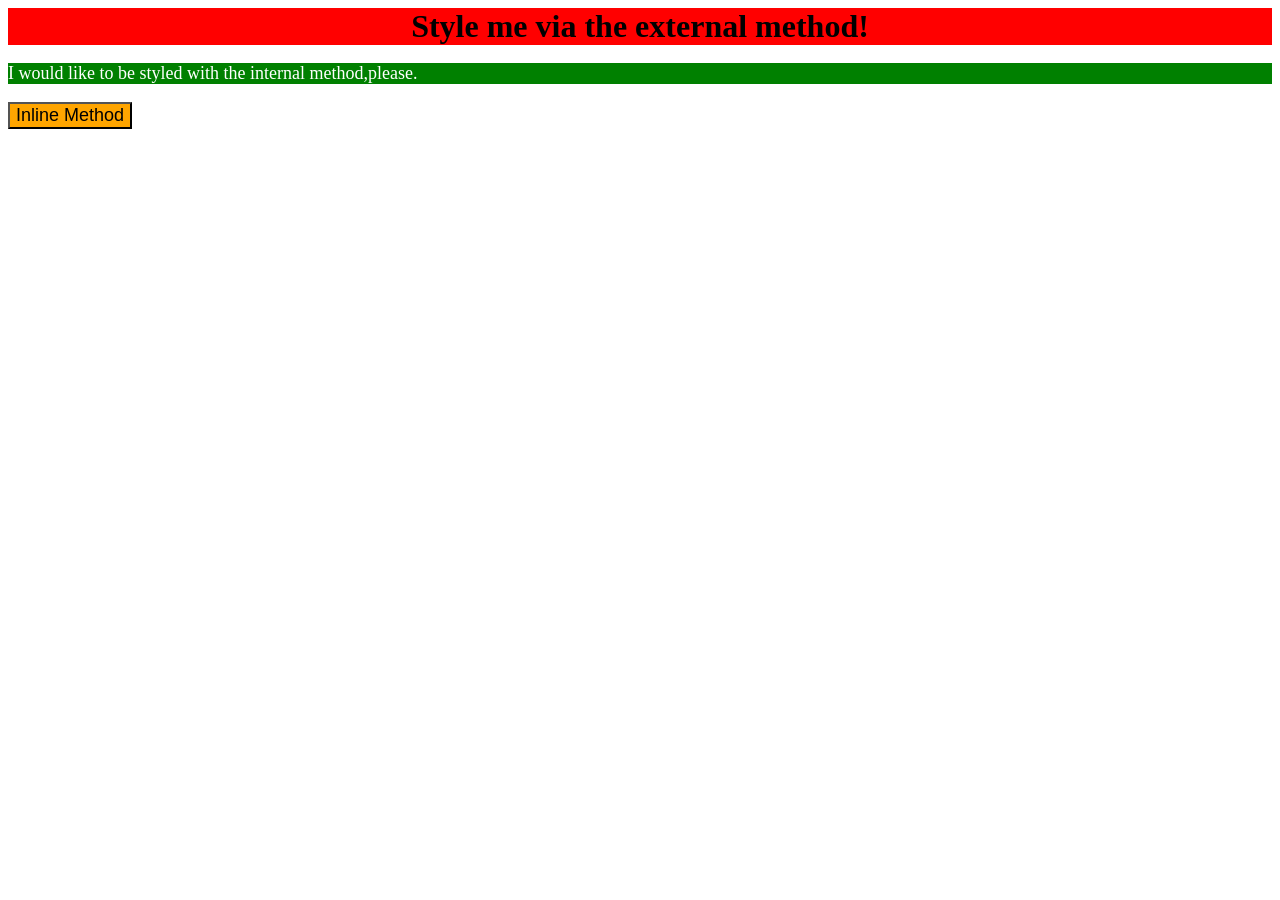
<file: CSS-practice/index.html>
<!DOCTYPE html>
<META charset="UTF-8">
<head> <link rel="stylesheet" href="Style1.css">
<style>.internal-box{color:white;background-color: green;font-size:18px;}</style></head>
<body>
<div class="external-box">Style me via the external method!</div>
 <p class="internal-box">I would like to be styled with the internal method,please.</p>
  <button style="background-color:orange; font-size:18px;">Inline Method</button>


</body>
</html>
</file>
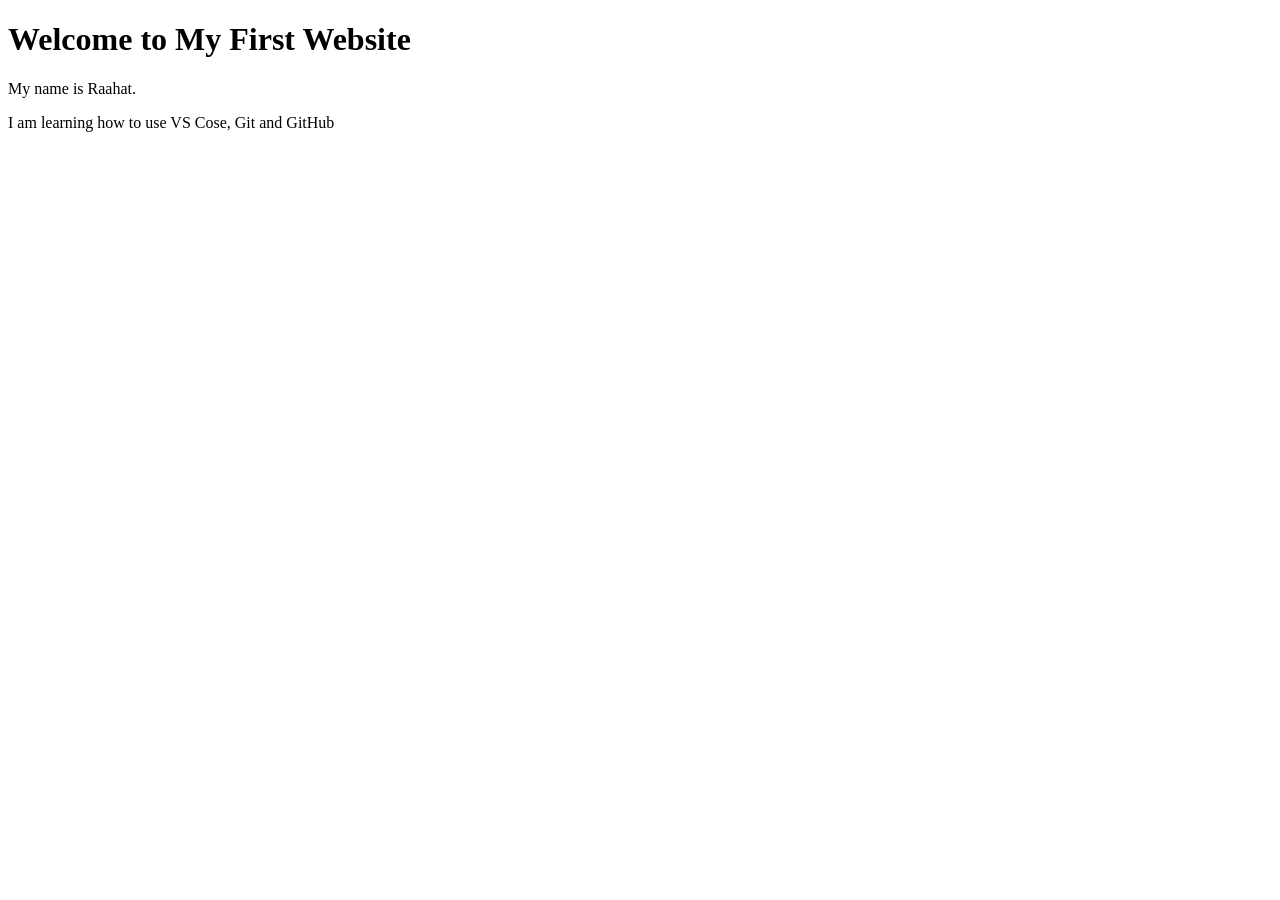
<file: Intro/index.html>
<!DOCTYPE html>
<html>
<head>
  <meta charset="utf-8">
  <title>My First Page</title>
</head>
<body>
  <h1>Welcome to My First Website</h1>
  <p>My name is Raahat.</p>
  <p> I am learning how to use VS Cose, Git and GitHub</p>
</body>
</html>
</file>
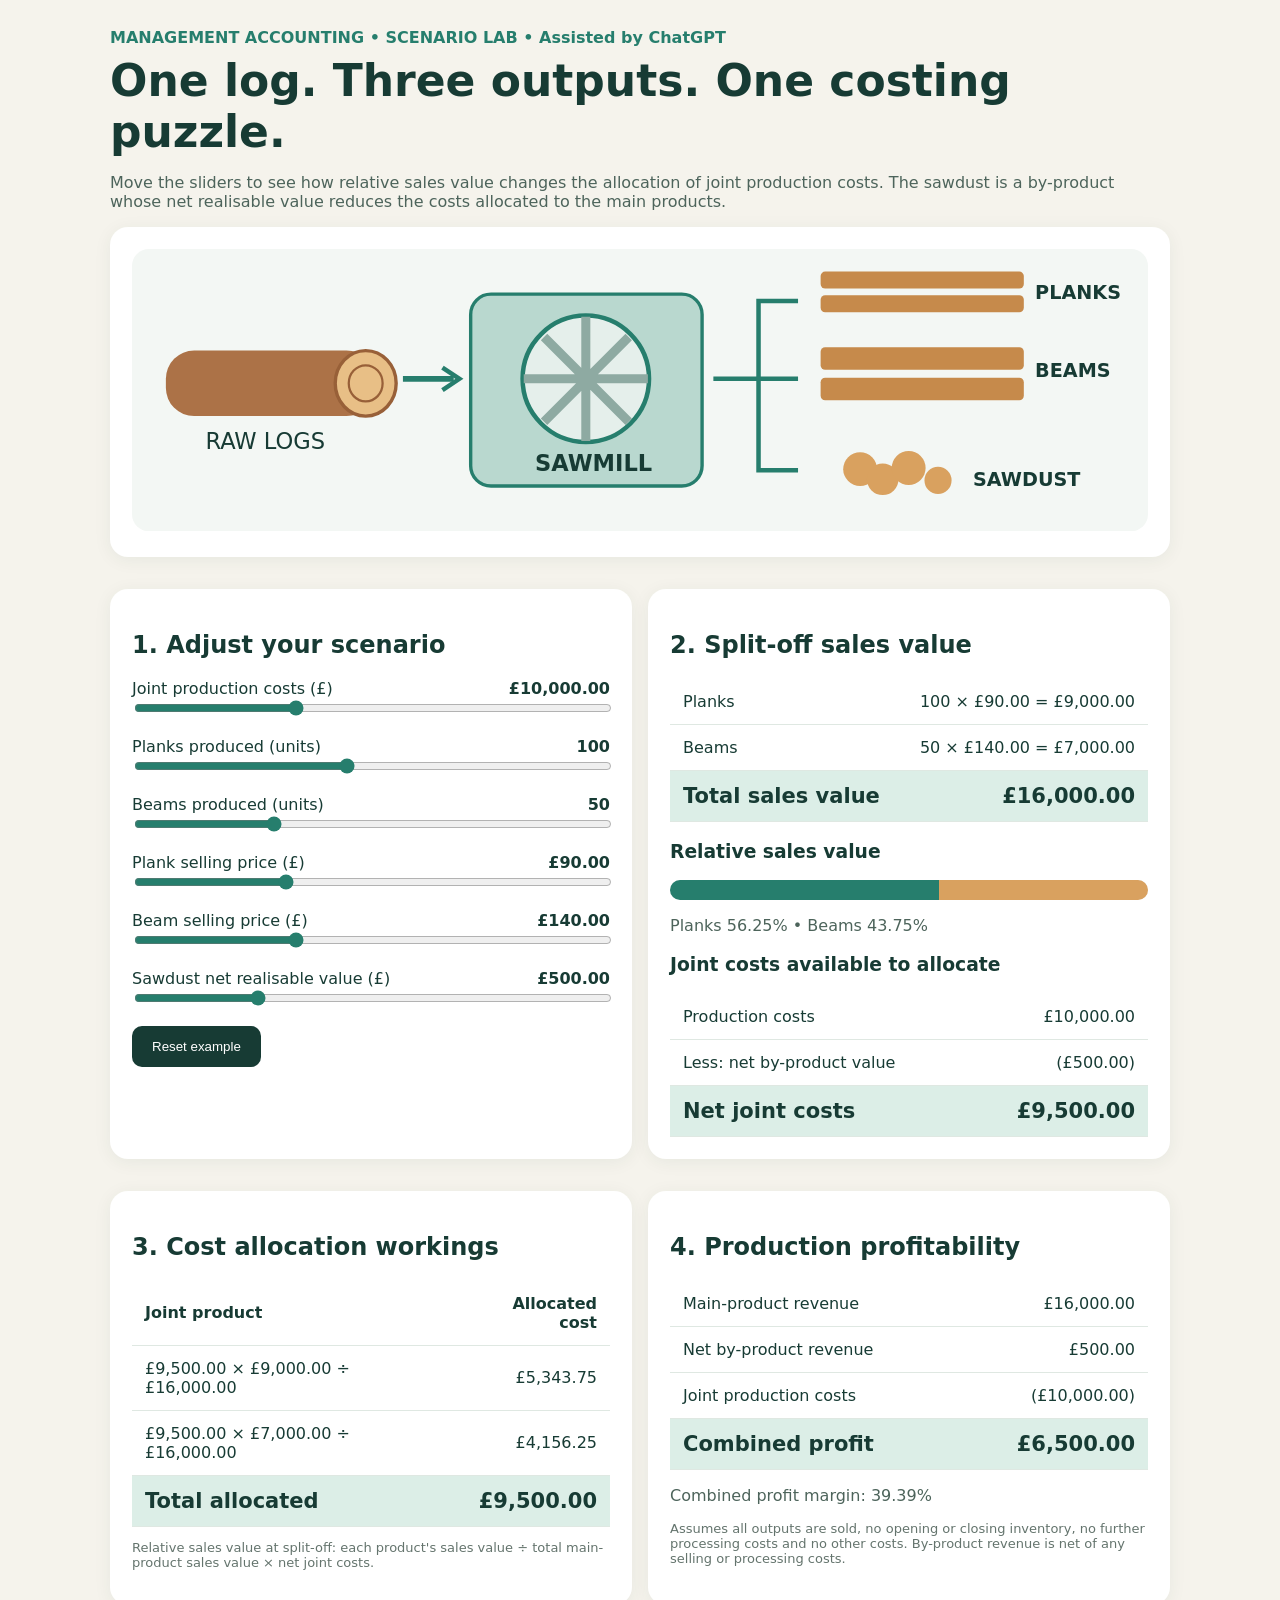
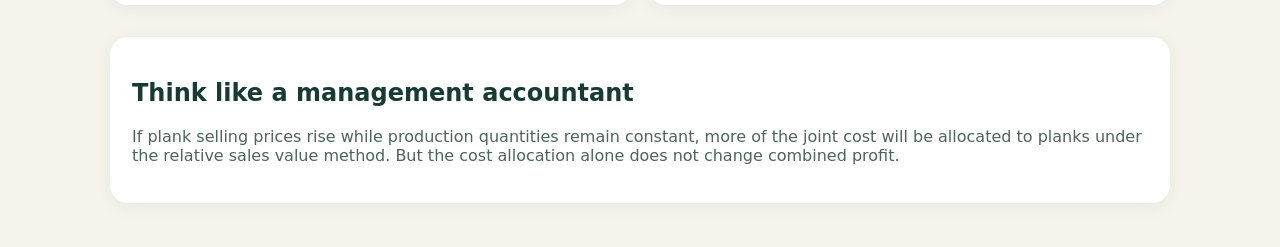
<file: Joint-costing-model/index.html>
<!doctype html><html lang="en"><meta charset="utf-8"><meta name="viewport" content="width=device-width, initial-scale=1"><title>Joint Costing | Interactive Sawmill Model</title><style>body{margin:0;background:#f5f3ec;color:#173b34;font:16px system-ui,Arial}main{max-width:1060px;margin:auto;padding:28px}h1{font-size:clamp(28px,4vw,44px);margin:8px 0}p{color:#4d645b}.card{background:white;border-radius:18px;padding:22px;margin:16px 0;box-shadow:0 3px 18px #173b3410}.cols{display:grid;grid-template-columns:1fr 1fr;gap:16px}@media(max-width:750px){.cols{grid-template-columns:1fr}}label{display:flex;justify-content:space-between;gap:16px;margin-top:17px}input{width:100%;accent-color:#267e6d}table{border-collapse:collapse;width:100%}td,th{padding:13px;border-bottom:1px solid #dfe8e2;text-align:left}td:last-child,th:last-child{text-align:right}.total{background:#dceee7;font-size:21px;font-weight:750}.tag{font-weight:700;color:#267e6d}.bar{height:20px;border-radius:15px;display:flex;overflow:hidden;background:#eee}.bar span:first-child{background:#267e6d}.bar span:last-child{background:#d9a15f}button{background:#173b34;color:white;border:0;border-radius:10px;padding:13px 20px;cursor:pointer}svg{width:100%;height:auto}.small{font-size:13px;color:#64746d}</style>
  <main><span class="tag">MANAGEMENT ACCOUNTING • SCENARIO LAB • Assisted by ChatGPT </span><h1>One log. Three outputs. One costing puzzle.</h1>
    <p>Move the sliders to see how relative sales value changes the allocation of joint production costs. The sawdust is a by-product whose net realisable value reduces the costs allocated to the main products.</p>
    <div class="card"><svg viewBox="0 0 900 250" role="img" aria-label="Cartoon sawmill converting logs into planks, beams and sawdust">
      <rect x="0" y="0" width="900" height="250" rx="15" fill="#f3f7f4"/><rect x="30" y="90" width="185" height="58" rx="25" fill="#ac7247"/>
      <ellipse cx="207" cy="119" rx="27" ry="29" fill="#e8bf86" stroke="#986038" stroke-width="3"/>
      <ellipse cx="207" cy="119" rx="15" ry="16" fill="none" stroke="#986038" stroke-width="2"/><text x="65" y="177" font-size="20" fill="#173b34">RAW LOGS</text>
      <path d="M240 115 H285" stroke="#267e6d" stroke-width="5"/><path d="M275 105 L290 115 L275 125" fill="none" stroke="#267e6d" stroke-width="4"/>
      <rect x="300" y="40" width="205" height="170" rx="18" fill="#b9d8cf" stroke="#267e6d" stroke-width="3"/><circle cx="402" cy="115" r="56" fill="#e5efeb" stroke="#267e6d" stroke-width="4"/>
      <path d="M402 60 V170 M347 115 H457 M365 78 L440 153 M440 78 L365 153" stroke="#8eaaa2" stroke-width="8"/><text x="357" y="197" font-size="20" font-weight="bold" fill="#173b34">SAWMILL</text>
      <path d="M515 115 H555 V46 H590 M555 115 H590 M555 115 V196 H590" fill="none" stroke="#267e6d" stroke-width="4"/><g fill="#c68a4b"><rect x="610" y="20" width="180" height="15" rx="4"/>
      <rect x="610" y="41" width="180" height="15" rx="4"/><rect x="610" y="87" width="180" height="20" rx="4"/><rect x="610" y="114" width="180" height="20" rx="4"/></g><g fill="#d9a15f">
      <circle cx="645" cy="195" r="15"/><circle cx="665" cy="204" r="14"/><circle cx="688" cy="194" r="15"/><circle cx="714" cy="205" r="12"/></g><g fill="#173b34" font-size="17" font-weight="bold">
      <text x="800" y="44">PLANKS</text><text x="800" y="113">BEAMS</text><text x="745" y="210">SAWDUST</text></g></svg></div><div class="cols"><div class="card"><h2>1. Adjust your scenario</h2>
        <div id="inputs"></div><p><button onclick="reset()">Reset example</button></p></div><div class="card"><h2>2. Split-off sales value</h2><table><tr><td>Planks</td><td id="plankRevenue"></td>
        </tr><tr><td>Beams</td><td id="beamRevenue"></td></tr><tr class="total"><td>Total sales value</td><td id="sales"></td></tr></table><h3>Relative sales value</h3><div class="bar"><span id="pbar"></span>
        <span id="bbar"></span></div><p id="split"></p><h3>Joint costs available to allocate</h3><table><tr><td>Production costs</td><td id="gross"></td></tr><tr><td>Less: net by-product value</td>
        <td id="byDeduct"></td></tr><tr class="total"><td>Net joint costs</td><td id="net"></td></tr></table></div></div><div class="cols"><div class="card"><h2>3. Cost allocation workings</h2>
        <table><thead><tr><th>Joint product</th><th>Allocated cost</th></tr></thead><tbody><tr><td id="pformula"></td><td id="palloc"></td></tr><tr><td id="bformula"></td><td id="balloc"></td></tr>
        <tr class="total"><td>Total allocated</td><td id="all"></td></tr></tbody></table>
        <p class="small">Relative sales value at split-off: each product's sales value ÷ total main-product sales value × net joint costs.</p></div><div class="card">
        <h2>4. Production profitability</h2><table><tr><td>Main-product revenue</td><td id="mainRev"></td></tr><tr><td>Net by-product revenue</td><td id="byRev"></td>
        </tr><tr><td>Joint production costs</td><td id="costMinus"></td></tr><tr class="total"><td>Combined profit</td><td id="profit"></td></tr></table><p id="margin"></p>
        <p class="small">Assumes all outputs are sold, no opening or closing inventory, no further processing costs and no other costs. By-product revenue is net of any selling or processing costs.</p>
        </div></div><div class="card"><h2>Think like a management accountant</h2>
        <p>If plank selling prices rise while production quantities remain constant, more of the joint cost will be allocated to planks under the relative sales value method. But the cost allocation alone does not change combined profit.</p></div></main><script>const defaults={cost:10000,planks:100,beams:50,pp:90,bp:140,by:500};const defs=[['cost','Joint production costs (£)',5000,20000,500],['planks','Planks produced (units)',20,200,10],['beams','Beams produced (units)',10,150,10],['pp','Plank selling price (£)',40,200,5],['bp','Beam selling price (£)',60,300,10],['by','Sawdust net realisable value (£)',0,2000,100]];const state={...defaults};const money=n=>new Intl.NumberFormat('en-GB',{style:'currency',currency:'GBP'}).format(n);const el=id=>document.getElementById(id);for(const [k,name,min,max,step] of defs){let div=document.createElement('div');div.innerHTML=`<label for="${k}"><span>${name}</span><strong id="${k}v"></strong></label><input id="${k}" type="range" min="${min}" max="${max}" step="${step}" value="${state[k]}">`;el('inputs').appendChild(div);el(k).addEventListener('input',e=>{state[k]=+e.target.value;render()})}function reset(){Object.assign(state,defaults);for(const k in defaults)el(k).value=state[k];render()}function render(){for(const [k,name] of defs)el(k+'v').textContent=(['cost','pp','bp','by'].includes(k)?money(state[k]):state[k]);const a=state.planks*state.pp,b=state.beams*state.bp,t=a+b,net=state.cost-state.by,pa=net*a/t,ba=net*b/t,profit=t+state.by-state.cost;el('plankRevenue').textContent=`${state.planks} × ${money(state.pp)} = ${money(a)}`;el('beamRevenue').textContent=`${state.beams} × ${money(state.bp)} = ${money(b)}`;el('sales').textContent=money(t);el('pbar').style.width=(100*a/t)+'%';el('bbar').style.width=(100*b/t)+'%';el('split').textContent=`Planks ${(100*a/t).toFixed(2)}% • Beams ${(100*b/t).toFixed(2)}%`;el('gross').textContent=money(state.cost);el('byDeduct').textContent='('+money(state.by)+')';el('net').textContent=money(net);el('pformula').textContent=`${money(net)} × ${money(a)} ÷ ${money(t)}`;el('bformula').textContent=`${money(net)} × ${money(b)} ÷ ${money(t)}`;el('palloc').textContent=money(pa);el('balloc').textContent=money(ba);el('all').textContent=money(net);el('mainRev').textContent=money(t);el('byRev').textContent=money(state.by);el('costMinus').textContent='('+money(state.cost)+')';el('profit').textContent=money(profit);el('margin').textContent=`Combined profit margin: ${(100*profit/(t+state.by)).toFixed(2)}%`;}render();</script></html>
</file>
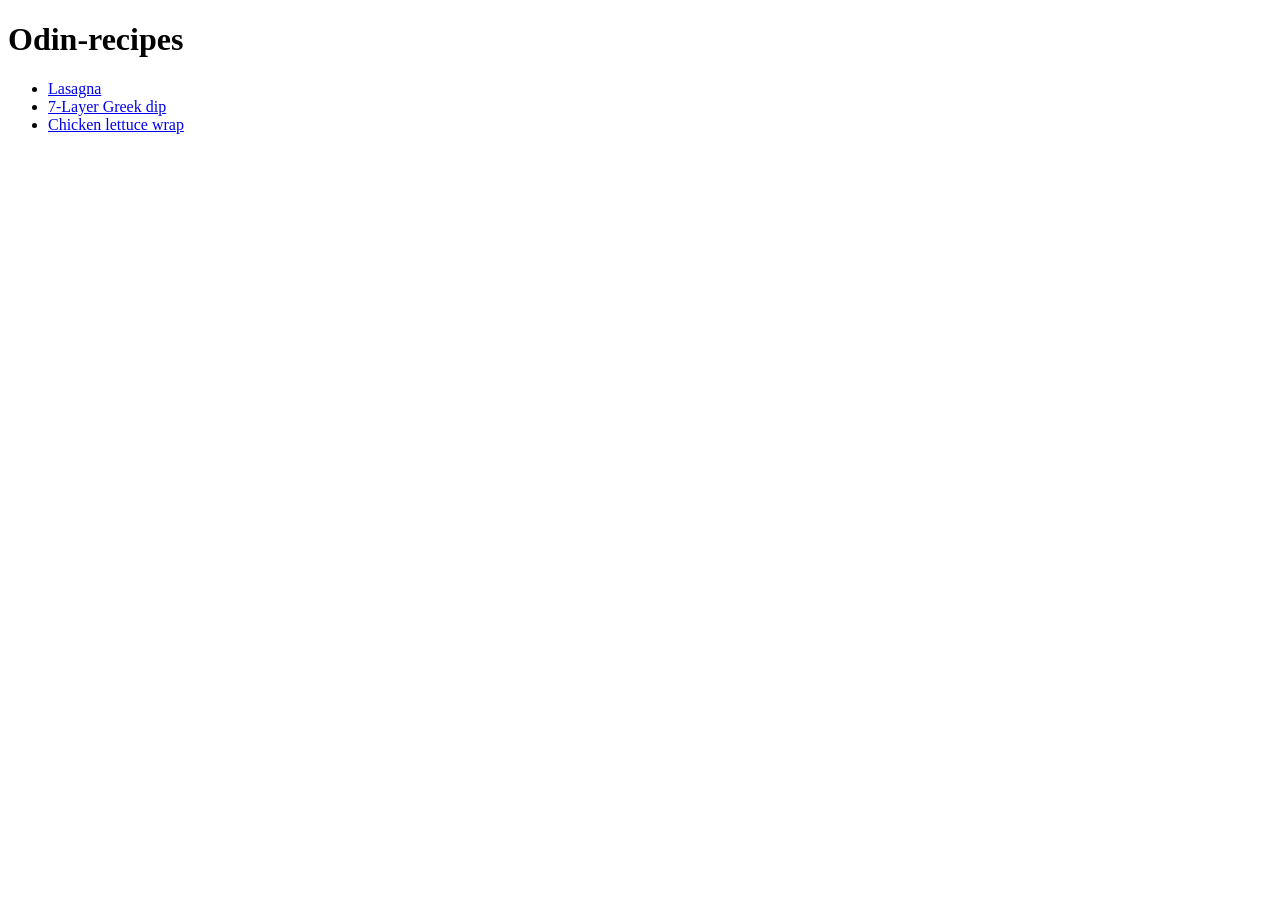
<file: odin-recipes/index.html>
<!DOCTYPE html> 
<head>
<Title>Odin-recipes</Title>
</head>
<body><h1>Odin-recipes</h1>
<ul>
    <li><a href=recipes/lasagna.html>Lasagna</a></li>
    <li><a href=recipes/Greekdip.html>7-Layer Greek dip</a></li>
    <li><a href=recipes/chickenlettuce.html>Chicken lettuce wrap</a></li>


</ul>







</body>
</html>
</file>
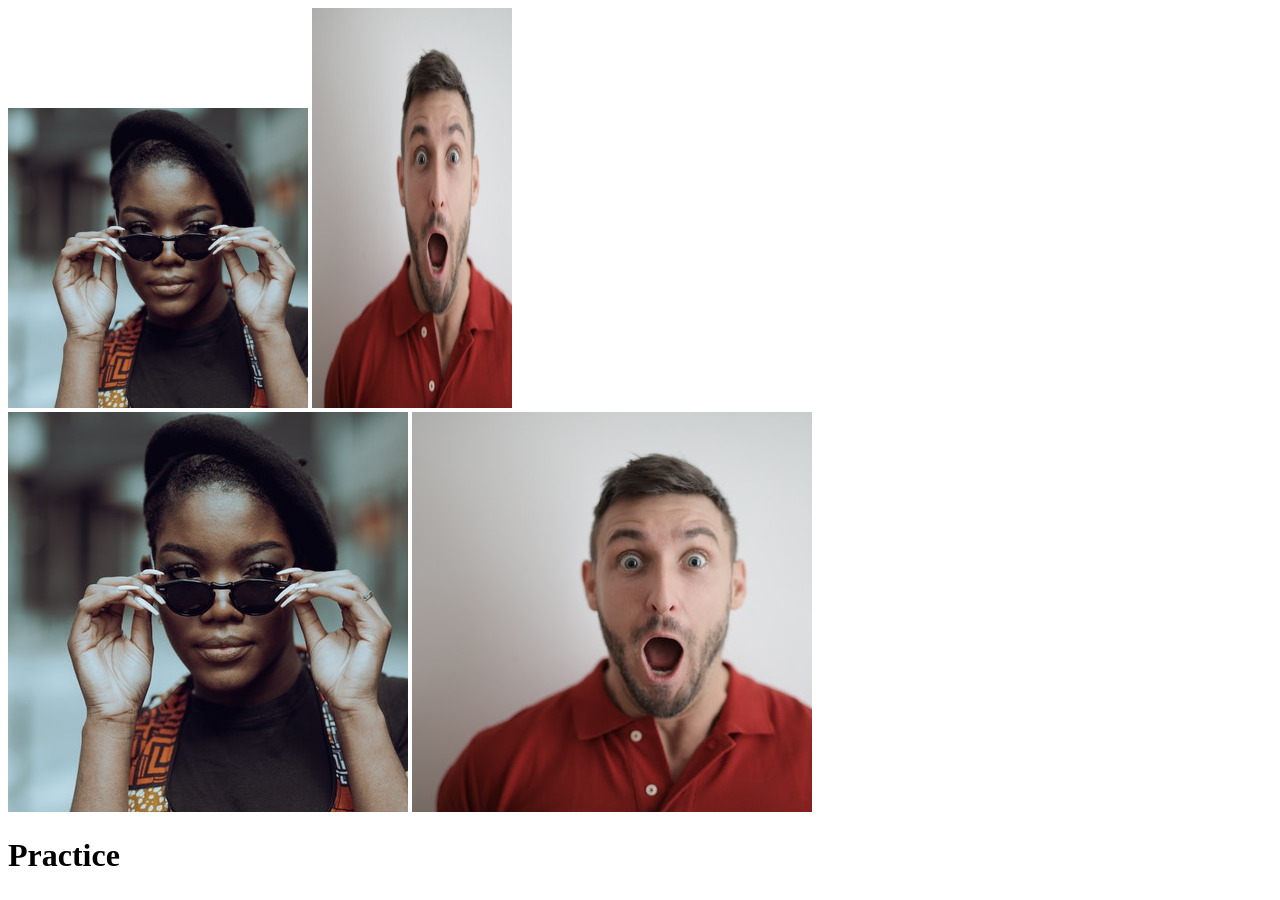
<file: CSS-practice/CSS-Chaining-selectors/index.html>
<!DOCTYPE html>
<html lang="en">
<head>
    <meta charset="UTF-8">
    <meta name="viewport" content="width=device-width, initial-scale=1.0">
    <title>Chaining Selectors</title>
      <link rel="stylesheet" HREF="Style4.css">
</head>
<body>
<div>
    <img class="avatar proportioned" src="katho.jpg" alt ="Katho" >
    <img class="avatar distorted" src="andrea.jpg" alt="Andrea">
  </div>

   <div>
    <img class="original proportioned" src="katho.jpg" alt ="Original Katho" >
    <img class="original distorted" src="andrea.jpg" alt="Original Andrea">
  </div>

<H1>Practice</H1>
</body>
</html>
</file>
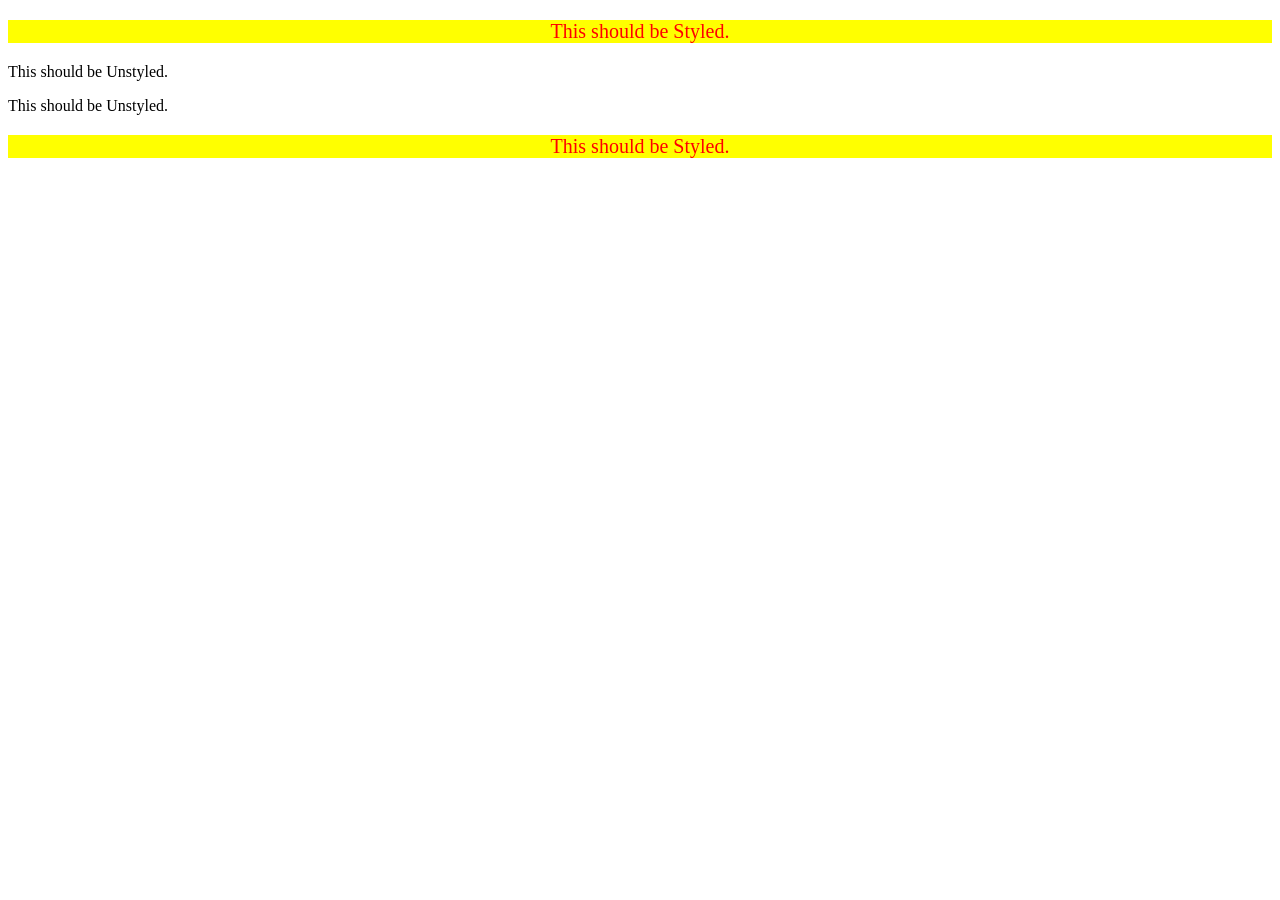
<file: CSS-practice/CSS-descendant-combinator/index.html>
<!DOCTYPE html>
<html lang="en">
<head>
    <meta charset="UTF-8">
    <meta name="viewport" content="width=device-width, initial-scale=1.0">
    <title>CSS Descendant Combinator</title>
    <link rel="stylesheet" HREF="style5.css">
</head>
<body>

 <div class="container"> <p class="phrase">This should be Styled.</p></div>
<p class="phrase">This should be Unstyled.</p>
<p class="phrase">This should be Unstyled.</p>
 <div class ="container"> <p class="phrase">This should be Styled.</p></div>

</body>
</html>
</file>
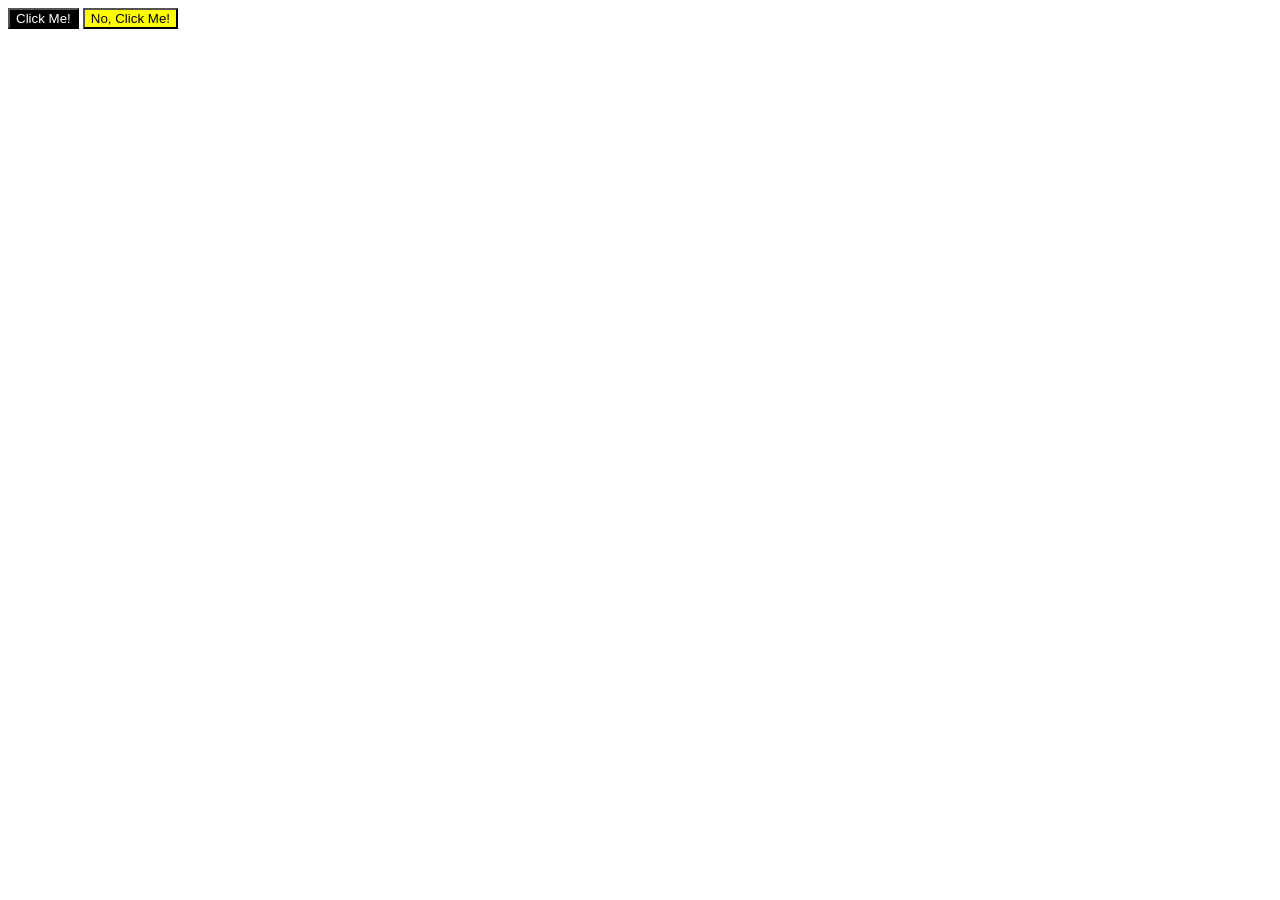
<file: CSS-practice/CSS-Grouping-selectors/index.html>
<!DOCTYPE html>
<html lang="en">
<head>
    <meta charset="UTF-8">
    <meta http-equiv="X-UA-Compatible" content="IE=edge">
    <meta name="viewport" content="width=device-width, initial-scale=1.0">
    <title>Grouping Selectors</title>
    <link rel="stylesheet" HREF="style3.css">
</head>
<body>
<Button class="norm">Click Me! </Button>
<Button class="fancy">No, Click Me!</Button>


    
</body>
</html>
</file>
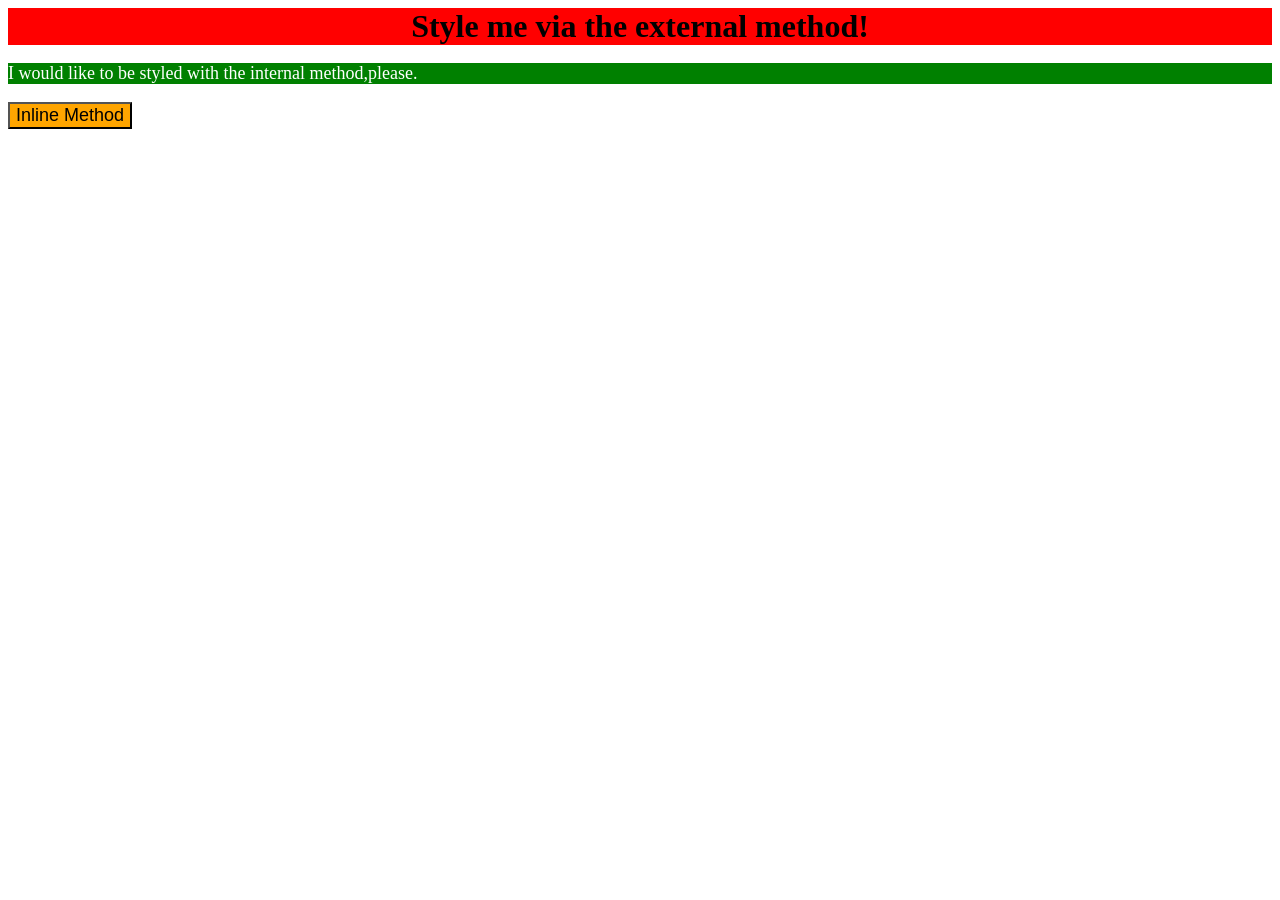
<file: CSS-practice/CSS-method/index.html>
<!DOCTYPE html>
<META charset="UTF-8">
<head> <link rel="stylesheet" href="Style1.css">
<style>.internal-box{color:white;background-color: green;font-size:18px;}</style>

</head>
<body>
<div class="external-box">Style me via the external method!</div>
 <p class="internal-box">I would like to be styled with the internal method,please.</p>
  <button style="background-color:orange; font-size:18px;">Inline Method</button>


</body>
</html>
</file>
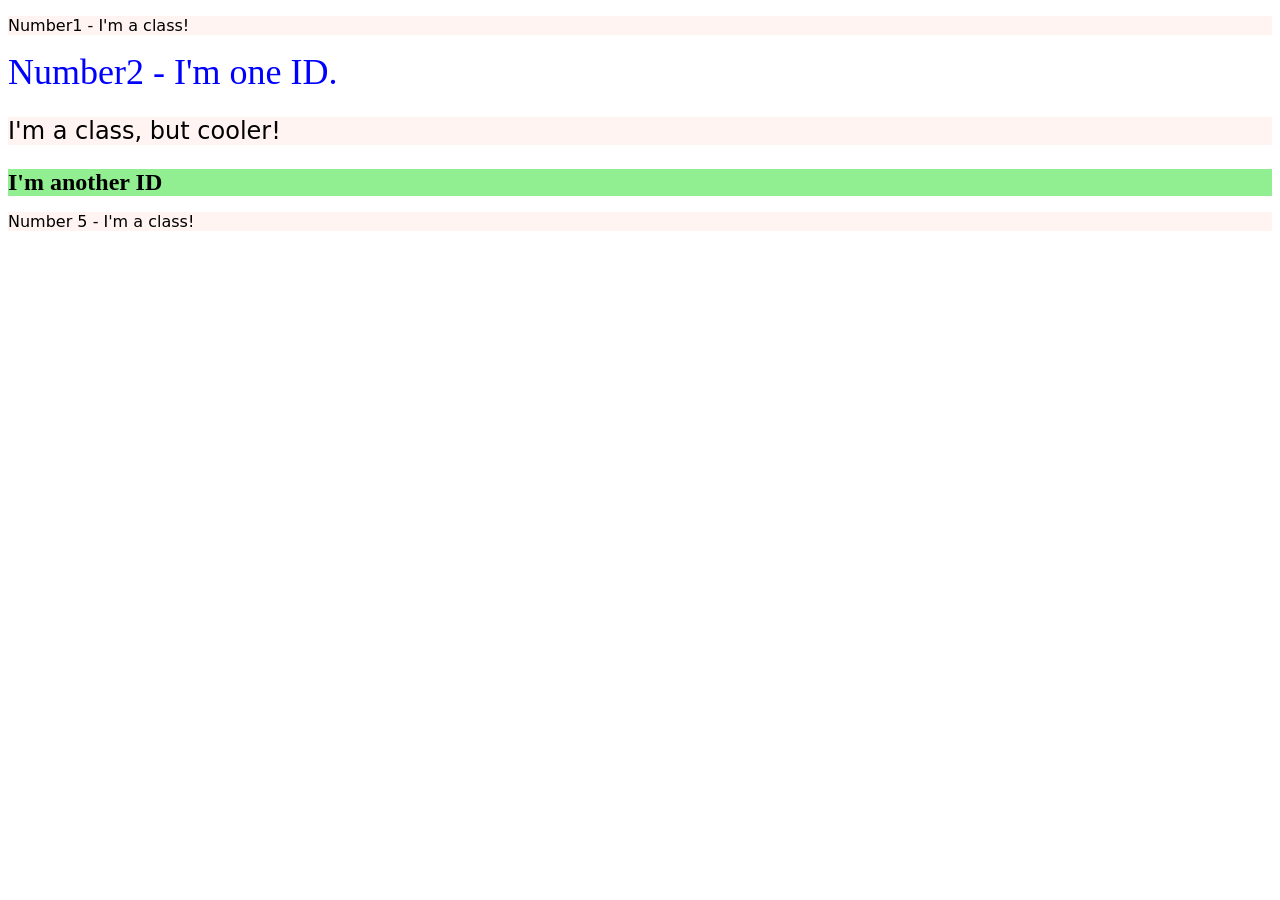
<file: CSS-practice/CSS-selectors/index.html>
<!DOCTYPE html>
<html lang="en">
<head>
    <meta charset="UTF-8">
    <meta http-equiv="X-UA-Compatible" content="IE-Edge">
    <meta name=""Viewport" content="width-device-width, initial-scale=1.0">
    <title>CSS selectors practice</title>
<link rel="stylesheet" href = "Style2.css">

</head>
<body>
<p class="odd">Number1 - I'm a class!</p>
<div Id="Two">Number2 - I'm one ID.</div>
<p class="odd adjust-font-size">I'm a class, but cooler!</p>
<div Id="Four" class="adjust-font-size">I'm another ID</div>
<p class="odd">Number 5 - I'm a class!</p>

</body>



</html>
</file>
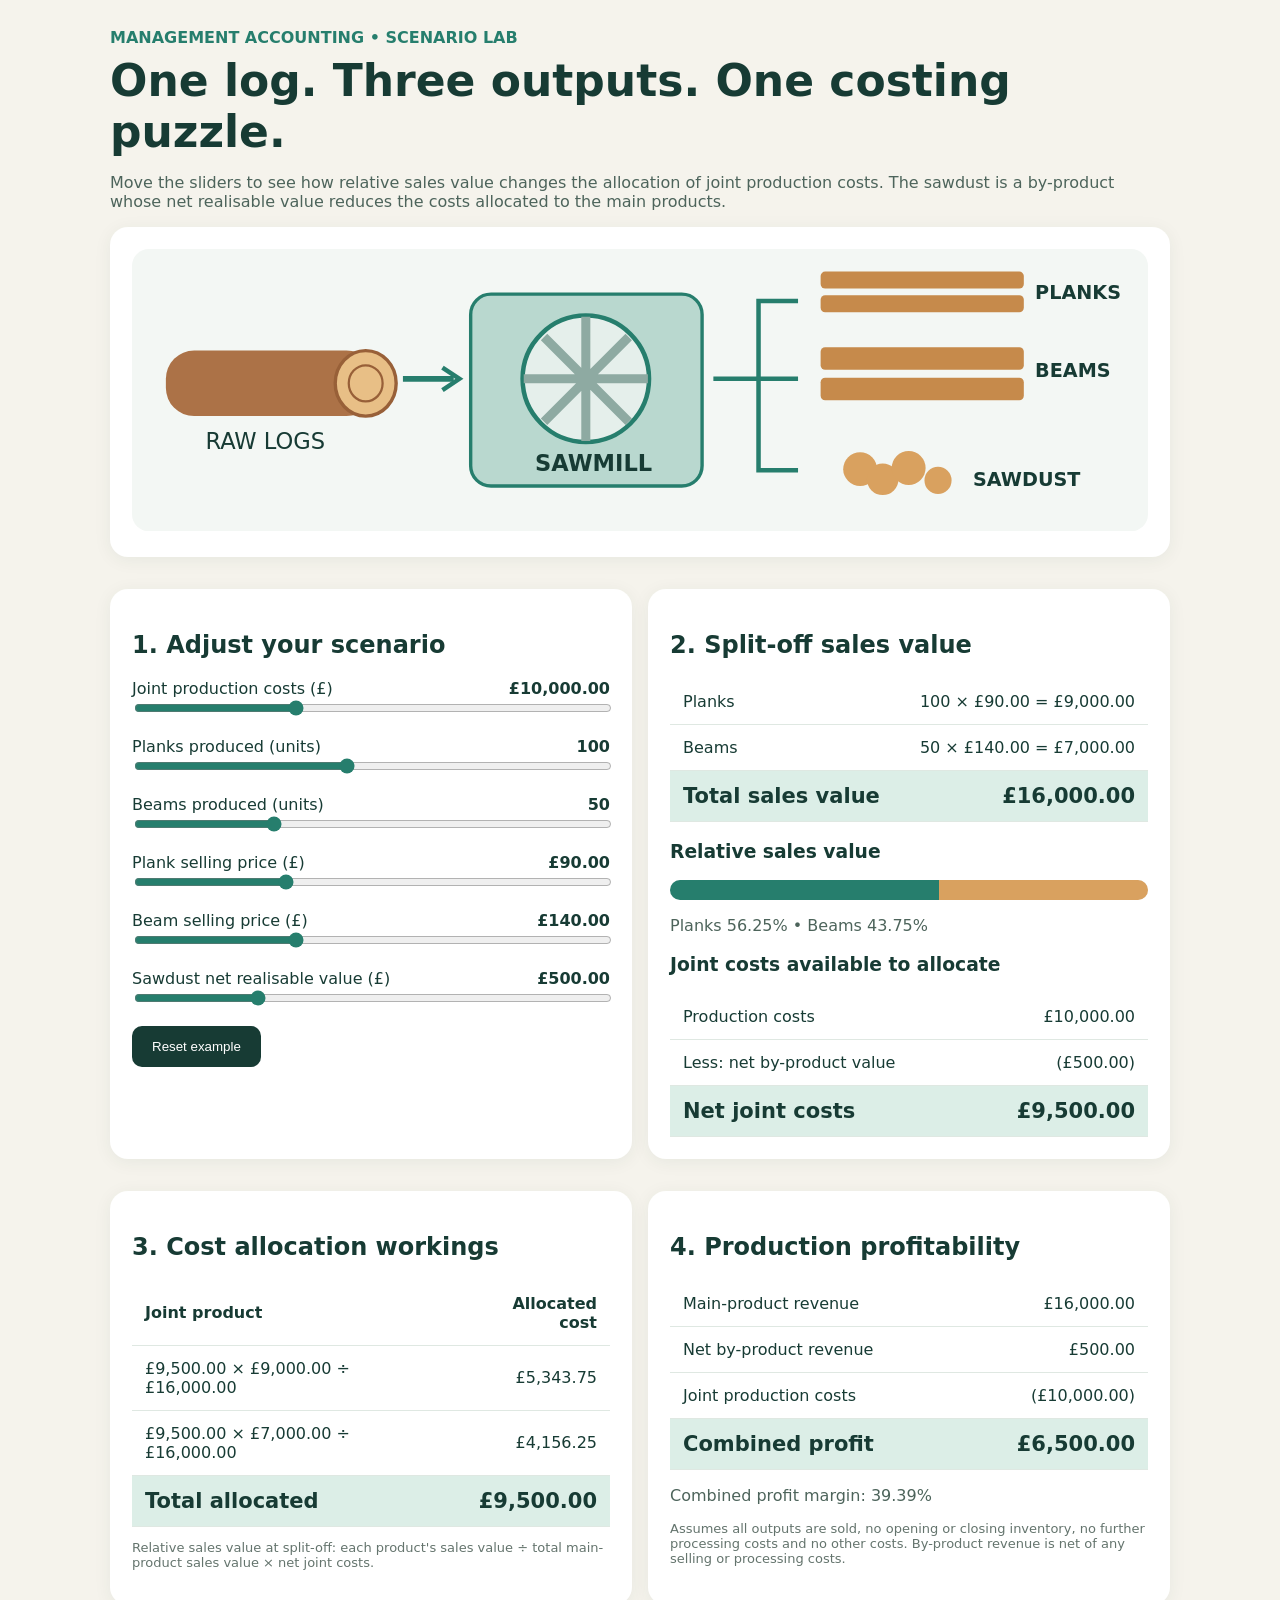
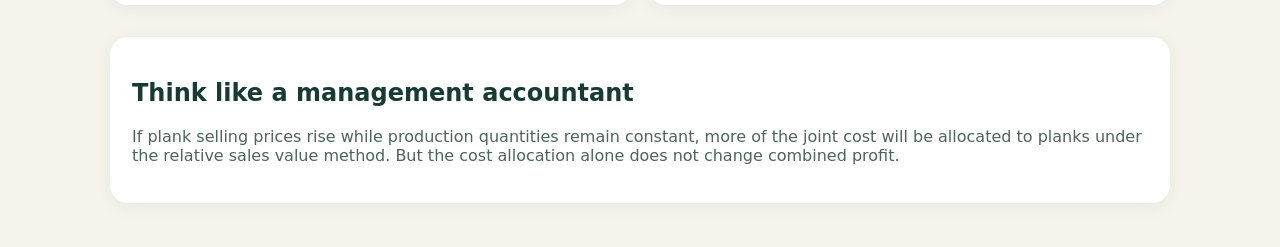
<file: Joint-costing-model/Joint_Costing_Interactive_Model.html>
<!doctype html><html lang="en"><meta charset="utf-8"><meta name="viewport" content="width=device-width, initial-scale=1"><title>Joint Costing | Interactive Sawmill Model</title><style>body{margin:0;background:#f5f3ec;color:#173b34;font:16px system-ui,Arial}main{max-width:1060px;margin:auto;padding:28px}h1{font-size:clamp(28px,4vw,44px);margin:8px 0}p{color:#4d645b}.card{background:white;border-radius:18px;padding:22px;margin:16px 0;box-shadow:0 3px 18px #173b3410}.cols{display:grid;grid-template-columns:1fr 1fr;gap:16px}@media(max-width:750px){.cols{grid-template-columns:1fr}}label{display:flex;justify-content:space-between;gap:16px;margin-top:17px}input{width:100%;accent-color:#267e6d}table{border-collapse:collapse;width:100%}td,th{padding:13px;border-bottom:1px solid #dfe8e2;text-align:left}td:last-child,th:last-child{text-align:right}.total{background:#dceee7;font-size:21px;font-weight:750}.tag{font-weight:700;color:#267e6d}.bar{height:20px;border-radius:15px;display:flex;overflow:hidden;background:#eee}.bar span:first-child{background:#267e6d}.bar span:last-child{background:#d9a15f}button{background:#173b34;color:white;border:0;border-radius:10px;padding:13px 20px;cursor:pointer}svg{width:100%;height:auto}.small{font-size:13px;color:#64746d}</style><main><span class="tag">MANAGEMENT ACCOUNTING • SCENARIO LAB</span><h1>One log. Three outputs. One costing puzzle.</h1><p>Move the sliders to see how relative sales value changes the allocation of joint production costs. The sawdust is a by-product whose net realisable value reduces the costs allocated to the main products.</p><div class="card"><svg viewBox="0 0 900 250" role="img" aria-label="Cartoon sawmill converting logs into planks, beams and sawdust"><rect x="0" y="0" width="900" height="250" rx="15" fill="#f3f7f4"/><rect x="30" y="90" width="185" height="58" rx="25" fill="#ac7247"/><ellipse cx="207" cy="119" rx="27" ry="29" fill="#e8bf86" stroke="#986038" stroke-width="3"/><ellipse cx="207" cy="119" rx="15" ry="16" fill="none" stroke="#986038" stroke-width="2"/><text x="65" y="177" font-size="20" fill="#173b34">RAW LOGS</text><path d="M240 115 H285" stroke="#267e6d" stroke-width="5"/><path d="M275 105 L290 115 L275 125" fill="none" stroke="#267e6d" stroke-width="4"/><rect x="300" y="40" width="205" height="170" rx="18" fill="#b9d8cf" stroke="#267e6d" stroke-width="3"/><circle cx="402" cy="115" r="56" fill="#e5efeb" stroke="#267e6d" stroke-width="4"/><path d="M402 60 V170 M347 115 H457 M365 78 L440 153 M440 78 L365 153" stroke="#8eaaa2" stroke-width="8"/><text x="357" y="197" font-size="20" font-weight="bold" fill="#173b34">SAWMILL</text><path d="M515 115 H555 V46 H590 M555 115 H590 M555 115 V196 H590" fill="none" stroke="#267e6d" stroke-width="4"/><g fill="#c68a4b"><rect x="610" y="20" width="180" height="15" rx="4"/><rect x="610" y="41" width="180" height="15" rx="4"/><rect x="610" y="87" width="180" height="20" rx="4"/><rect x="610" y="114" width="180" height="20" rx="4"/></g><g fill="#d9a15f"><circle cx="645" cy="195" r="15"/><circle cx="665" cy="204" r="14"/><circle cx="688" cy="194" r="15"/><circle cx="714" cy="205" r="12"/></g><g fill="#173b34" font-size="17" font-weight="bold"><text x="800" y="44">PLANKS</text><text x="800" y="113">BEAMS</text><text x="745" y="210">SAWDUST</text></g></svg></div><div class="cols"><div class="card"><h2>1. Adjust your scenario</h2><div id="inputs"></div><p><button onclick="reset()">Reset example</button></p></div><div class="card"><h2>2. Split-off sales value</h2><table><tr><td>Planks</td><td id="plankRevenue"></td></tr><tr><td>Beams</td><td id="beamRevenue"></td></tr><tr class="total"><td>Total sales value</td><td id="sales"></td></tr></table><h3>Relative sales value</h3><div class="bar"><span id="pbar"></span><span id="bbar"></span></div><p id="split"></p><h3>Joint costs available to allocate</h3><table><tr><td>Production costs</td><td id="gross"></td></tr><tr><td>Less: net by-product value</td><td id="byDeduct"></td></tr><tr class="total"><td>Net joint costs</td><td id="net"></td></tr></table></div></div><div class="cols"><div class="card"><h2>3. Cost allocation workings</h2><table><thead><tr><th>Joint product</th><th>Allocated cost</th></tr></thead><tbody><tr><td id="pformula"></td><td id="palloc"></td></tr><tr><td id="bformula"></td><td id="balloc"></td></tr><tr class="total"><td>Total allocated</td><td id="all"></td></tr></tbody></table><p class="small">Relative sales value at split-off: each product's sales value ÷ total main-product sales value × net joint costs.</p></div><div class="card"><h2>4. Production profitability</h2><table><tr><td>Main-product revenue</td><td id="mainRev"></td></tr><tr><td>Net by-product revenue</td><td id="byRev"></td></tr><tr><td>Joint production costs</td><td id="costMinus"></td></tr><tr class="total"><td>Combined profit</td><td id="profit"></td></tr></table><p id="margin"></p><p class="small">Assumes all outputs are sold, no opening or closing inventory, no further processing costs and no other costs. By-product revenue is net of any selling or processing costs.</p></div></div><div class="card"><h2>Think like a management accountant</h2><p>If plank selling prices rise while production quantities remain constant, more of the joint cost will be allocated to planks under the relative sales value method. But the cost allocation alone does not change combined profit.</p></div></main><script>const defaults={cost:10000,planks:100,beams:50,pp:90,bp:140,by:500};const defs=[['cost','Joint production costs (£)',5000,20000,500],['planks','Planks produced (units)',20,200,10],['beams','Beams produced (units)',10,150,10],['pp','Plank selling price (£)',40,200,5],['bp','Beam selling price (£)',60,300,10],['by','Sawdust net realisable value (£)',0,2000,100]];const state={...defaults};const money=n=>new Intl.NumberFormat('en-GB',{style:'currency',currency:'GBP'}).format(n);const el=id=>document.getElementById(id);for(const [k,name,min,max,step] of defs){let div=document.createElement('div');div.innerHTML=`<label for="${k}"><span>${name}</span><strong id="${k}v"></strong></label><input id="${k}" type="range" min="${min}" max="${max}" step="${step}" value="${state[k]}">`;el('inputs').appendChild(div);el(k).addEventListener('input',e=>{state[k]=+e.target.value;render()})}function reset(){Object.assign(state,defaults);for(const k in defaults)el(k).value=state[k];render()}function render(){for(const [k,name] of defs)el(k+'v').textContent=(['cost','pp','bp','by'].includes(k)?money(state[k]):state[k]);const a=state.planks*state.pp,b=state.beams*state.bp,t=a+b,net=state.cost-state.by,pa=net*a/t,ba=net*b/t,profit=t+state.by-state.cost;el('plankRevenue').textContent=`${state.planks} × ${money(state.pp)} = ${money(a)}`;el('beamRevenue').textContent=`${state.beams} × ${money(state.bp)} = ${money(b)}`;el('sales').textContent=money(t);el('pbar').style.width=(100*a/t)+'%';el('bbar').style.width=(100*b/t)+'%';el('split').textContent=`Planks ${(100*a/t).toFixed(2)}% • Beams ${(100*b/t).toFixed(2)}%`;el('gross').textContent=money(state.cost);el('byDeduct').textContent='('+money(state.by)+')';el('net').textContent=money(net);el('pformula').textContent=`${money(net)} × ${money(a)} ÷ ${money(t)}`;el('bformula').textContent=`${money(net)} × ${money(b)} ÷ ${money(t)}`;el('palloc').textContent=money(pa);el('balloc').textContent=money(ba);el('all').textContent=money(net);el('mainRev').textContent=money(t);el('byRev').textContent=money(state.by);el('costMinus').textContent='('+money(state.cost)+')';el('profit').textContent=money(profit);el('margin').textContent=`Combined profit margin: ${(100*profit/(t+state.by)).toFixed(2)}%`;}render();</script></html>
</file>
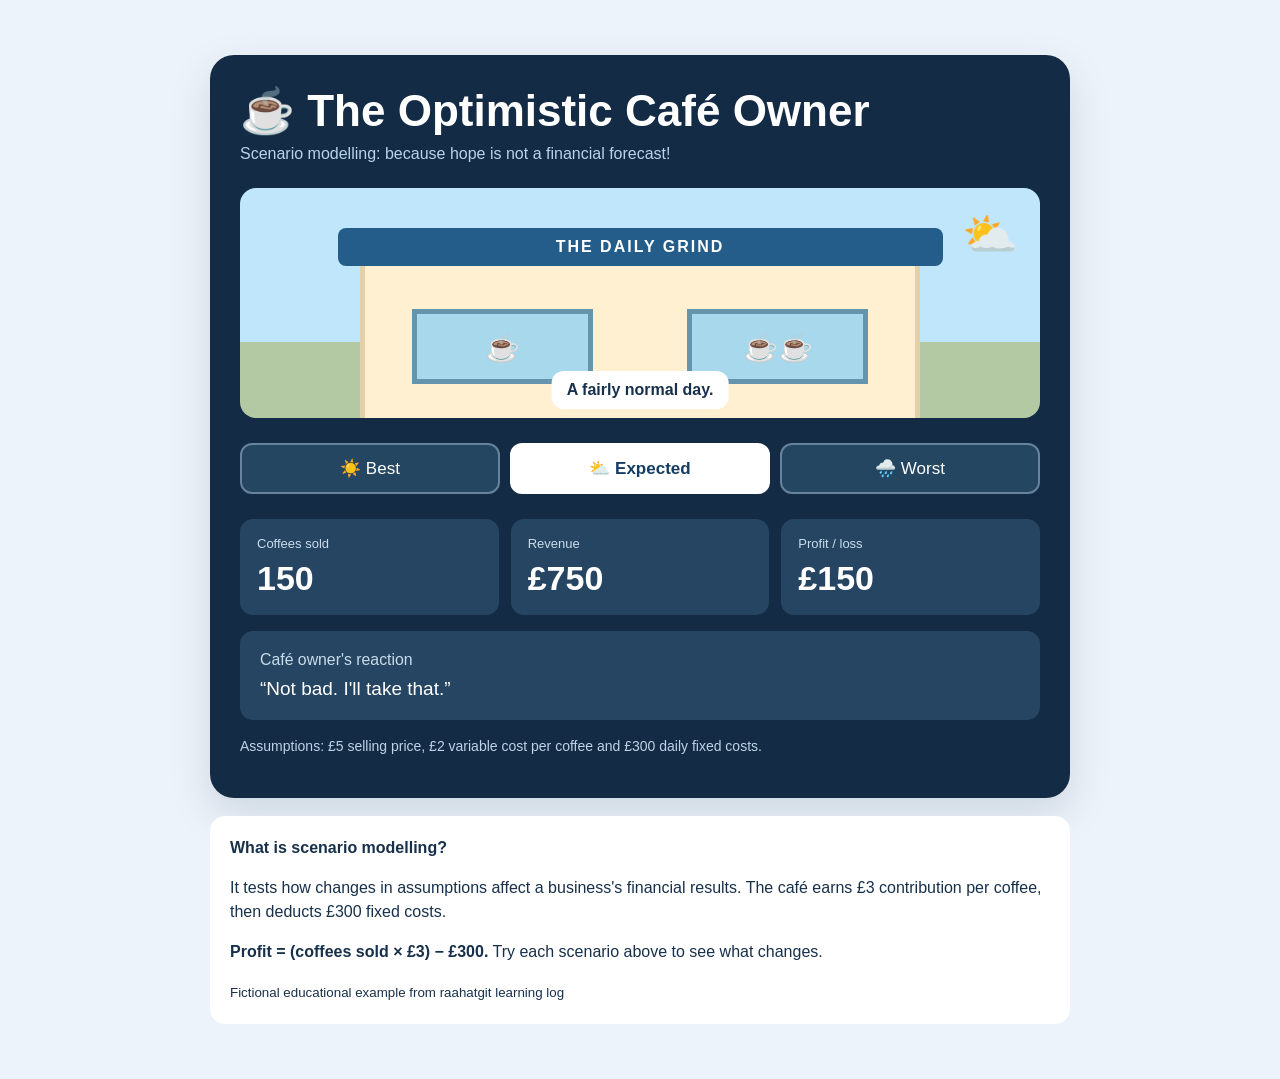
<file: Scenario-model/scenario_modelling_interactive.html>
<!doctype html><html lang="en">
    <head><meta charset="utf-8"><meta name="viewport" content="width=device-width,initial-scale=1">
        <title>The Optimistic Café Owner | Scenario Modelling</title>
        <style>*{box-sizing:border-box}body{margin:0;background:#edf3fa;font-family:Arial,sans-serif;
        color:#17304b}.wrap{max-width:900px;margin:35px auto;padding:20px}.panel{background:#132b45;color:white;border-radius:24px;
        padding:30px;box-shadow:0 16px 40px #18324b25}h1{font-size:clamp(26px,5vw,44px);
        margin:0 0 8px}.sub{color:#b9d4e9;margin:0 0 25px}.cafe{position:relative;
        background:linear-gradient(#bfe6fa 0 67%,#b2c9a4 67%);
        border-radius:16px;min-height:230px;display:flex;
        justify-content:center;align-items:flex-end;overflow:hidden}.shop{width:70%;height:170px;
        background:#fff0d2;border:5px solid #e4d1ac;border-bottom:0;position:relative}.sign{position:absolute;top:-25px;
        left:-5%;width:110%;padding:10px;text-align:center;background:#245d89;
        border-radius:8px;font-weight:bold;letter-spacing:2px}.windows{display:flex;
        justify-content:space-around;margin-top:56px}.window{background:#a7d8ec;
        width:33%;height:75px;border:5px solid #6594ad;text-align:center;
        padding-top:17px;font-size:28px}.weather{position:absolute;right:22px;top:20px;
        font-size:45px}.status{background:#fff;color:#17304b;text-align:center;padding:10px 15px;
        border-radius:12px;position:absolute;bottom:9px;left:50%;transform:translateX(-50%);
        font-weight:bold;white-space:nowrap}.tabs{display:flex;gap:10px;margin:25px 0}.tabs button{flex:1;
        border:2px solid #66829c;background:#244660;color:white;padding:13px 8px;border-radius:12px;
        font-size:17px;cursor:pointer}.tabs button.active{background:#fff;color:#153d62;border-color:#fff;
        font-weight:bold}.metrics{display:grid;grid-template-columns:repeat(3,1fr);
        gap:12px}.metric{background:#254562;padding:17px;border-radius:13px}.metric span{display:block;color:#c9dceb;
        font-size:13px;margin-bottom:8px}.metric strong{font-size:clamp(21px,4vw,34px)}.reaction{background:#254562;
        padding:20px;border-radius:13px;margin-top:16px;font-size:19px}.reaction small{display:block;color:#c9dceb;
        margin-bottom:9px}.foot{font-size:14px;color:#bfd3e7;margin-top:18px}.lesson{background:#fff;
        border-radius:15px;padding:20px;margin-top:18px;line-height:1.5}@media(max-width:550px){.wrap{margin:0;
        padding:10px}.panel{padding:17px}.tabs button{font-size:14px}.metric{padding:11px}.metric span{font-size:11px}.status{font-size:12px}.shop{width:80%}}
        </style>
        </head>
        <body>
        <main class="wrap"><section class="panel">
        <h1>☕ The Optimistic Café Owner</h1>
        <p class="sub">Scenario modelling: because hope is not a financial forecast!</p>
        <div class="cafe"><div class="weather" id="weather">⛅</div>
        <div class="shop"><div class="sign">THE DAILY GRIND</div>
        <div class="windows"><div class="window" id="window1">☕</div>
        <div class="window" id="window2">☕☕</div></div></div>
        <div class="status" id="status">A fairly normal day.</div></div>
        <div class="tabs" role="group" aria-label="Choose scenario"><button onclick="setScenario('best')" id="best">☀️ Best</button>
        <button onclick="setScenario('expected')" id="expected" class="active">⛅ Expected</button>
        <button onclick="setScenario('worst')" id="worst">🌧️ Worst</button></div>
        <div class="metrics"><div class="metric"><span>Coffees sold</span><strong id="cups">150</strong></div>
        <div class="metric"><span>Revenue</span><strong id="revenue">£750</strong></div>
        <div class="metric"><span>Profit / loss</span><strong id="profit">£150</strong></div></div>
        <div class="reaction"><small>Café owner's reaction</small><span id="reaction">“Not bad. I'll take that.”</span></div>
        <p class="foot">Assumptions: £5 selling price, £2 variable cost per coffee and £300 daily fixed costs.</p></section>
        <section class="lesson"><b>What is scenario modelling?</b>
        <p>It tests how changes in assumptions affect a business's financial results. The café earns £3 contribution per coffee, then deducts £300 fixed costs.</p>
        <p><b>Profit = (coffees sold × £3) − £300.</b> Try each scenario above to see what changes.</p>
        <small>Fictional educational example from raahatgit learning log</small>
        </section>
        </main>
        <script>const data={best:{cups:200,weather:'☀️',status:'The café is packed!',
        reaction:'I knew my forecast was brilliant!',w1:'☕☕☕',w2:'☕☕☕'},expected:{cups:150,weather:'⛅',status:'A fairly normal day.',
        reaction:"Not bad. I'll take that.",w1:'☕',w2:'☕☕'},worst:{cups:50,weather:'🌧️',status:'The café is nearly empty!',
        reaction:'Perhaps I should have checked the forecast...',w1:'🪑',w2:'🪑'}};
        function setScenario(k){const d=data[k],p=d.cups*3-300;
        for(const name of Object.keys(data))document.getElementById(name).classList.toggle('active',name===k);
        for(const id of ['weather','status','reaction'])document.getElementById(id).textContent=id==='reaction'?'“'+d[id]+'”':d[id];
        document.getElementById('cups').textContent=d.cups;
        document.getElementById('revenue').textContent='£'+(d.cups*5).toLocaleString('en-GB');const el=document.getElementById('profit');
        el.textContent=(p<0?'−£':'£')+Math.abs(p);el.style.color=p<0?'#fda4af':'#86efac';
        document.getElementById('window1').textContent=d.w1;document.getElementById('window2').textContent=d.w2}
        </script>
        </body>
        </html>
</file>
<file: CSS-practice/Style1.css>
div{background-color:red; font-size:32px; text-align:center; font-weight:bold;}
</file>
<file: CSS-practice/CSS-Chaining-selectors/Style4.css>
.avatar.proportioned {width:300px; }
.avatar.distorted {width:200px; height:400px;}
</file>
<file: CSS-practice/CSS-descendant-combinator/style5.css>
.container .phrase{ color: red; font-size: 20px; background: yellow; text-align: center;}
</file>
<file: CSS-practice/CSS-Grouping-selectors/style3.css>
.norm.fancy{font-size: 28px;font-family: "Helvetica","Times New Roman",sans-serif;}
.norm{background-color: black; color: white;}
.fancy{background-color: yellow;}
</file>
<file: CSS-practice/CSS-method/Style1.css>
div{background-color:red; font-size:32px; text-align:center; font-weight:bold;}
</file>
<file: CSS-practice/CSS-selectors/Style2.css>
.odd{background-color:rgb(255,244,242); font-family: Verdana, "DejaVu Sans", sans-serif;}
.adjust-font-size{font-size:24px;}
#Two{color:#0000FF; font-size:36px;}
#Four{background-color:hsl(120,73%,75%); font-weight:bold}
</file>
